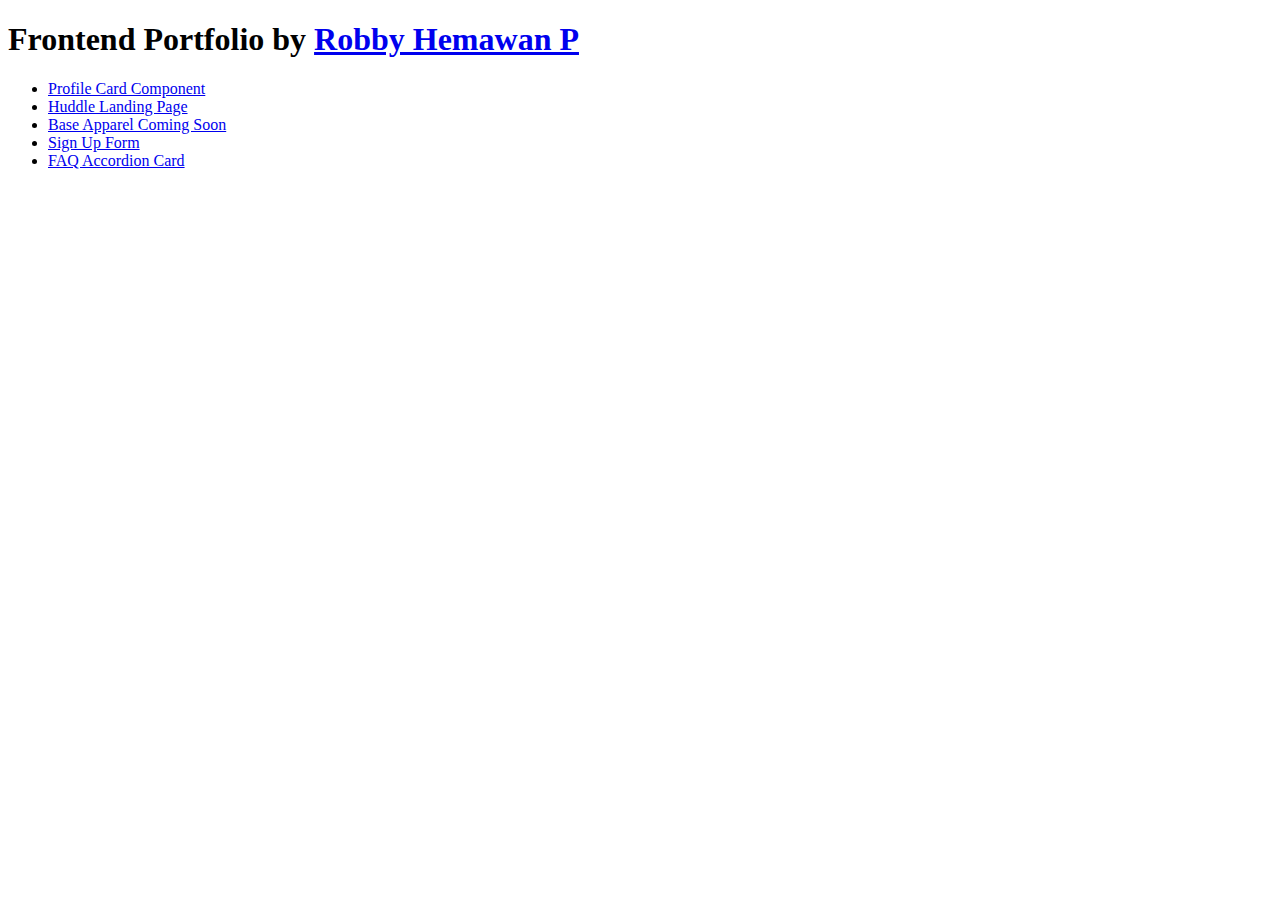
<file: index.html>
<!DOCTYPE html>
<html lang="en">
<head>
    <meta charset="UTF-8">
    <meta name="viewport" content="width=device-width, initial-scale=1.0">
    <title>Portfolio by Robby Hemawan P</title>
</head>
<body>
    <main>
        <h1>Frontend Portfolio by <a href="https://github.com/pramuditorh">Robby Hemawan P</a></h1>
        <ul>
            <li><a href="profile-card-component-main/index.html">Profile Card Component</a></li>
            <li><a href="huddle-landing-page-with-single-introductory-section-master/index.html">Huddle Landing Page</a></li>
            <li><a href="base-apparel-coming-soon-master/index.html">Base Apparel Coming Soon</a></li>
            <li><a href="intro-component-with-signup-form-master/index.html">Sign Up Form</a></li>
            <li><a href="faq-accordion-card-main/index.html">FAQ Accordion Card</a></li>
        </ul>
    </main>
</body>
</html>
</file>
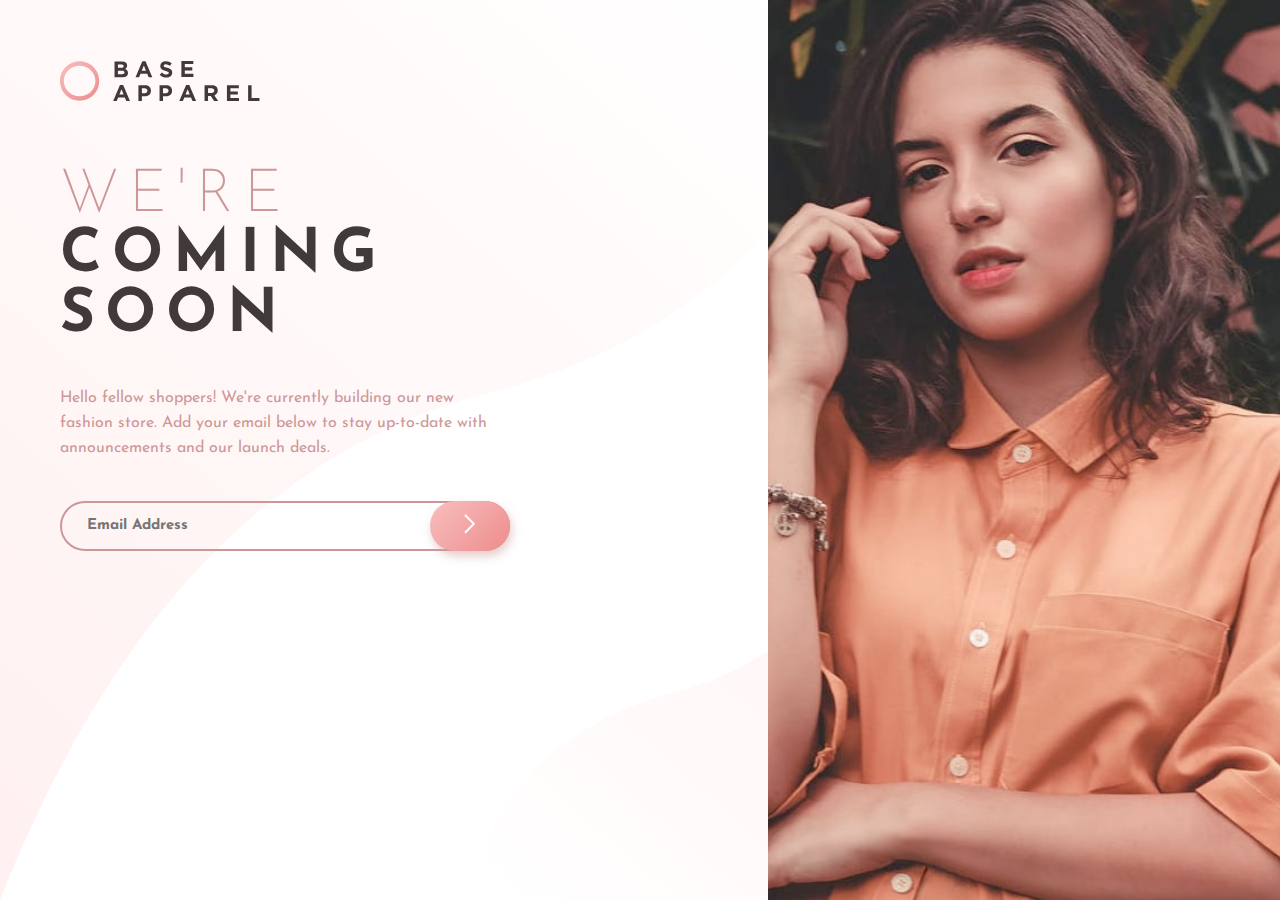
<file: base-apparel-coming-soon-master/index.html>
<!DOCTYPE html>
<html lang="en">
<head>
  <meta charset="UTF-8">
  <meta name="viewport" content="width=device-width, initial-scale=1.0"> <!-- displays site properly based on user's device -->
  <link rel="icon" type="image/png" sizes="32x32" href="./images/favicon-32x32.png">
  <link rel="stylesheet" href="style.css">
  <title>Frontend Mentor | Base Apparel coming soon page</title>
</head>
<body>
  <main class="container">
    <div class="container__left">
      <a href="#"><img class="logo" src="./images/logo.svg" alt="Base Apparel logo."></a>
      <div class="container__mobile">
        <img class="bg-mobile" src="./images/hero-mobile.jpg" alt="Woman in orange dress.">
      </div>
      <div class="container__wrapper">
        <h1><span>We're</span> <br> coming <br> soon</h1>
        <p>Hello fellow shoppers! We're currently building our new fashion store.
          Add your email below to stay up-to-date with announcements and our launch deals.</p>
        <form id="form" class="form">
          <input id="form-input" class="form__input" type="email" placeholder="Email Address">
          <img id="form-img-error" class="form__img-error" src="./images/icon-error.svg" alt="error.">
          <button id="form-btn" class="form__btn"><img src="./images/icon-arrow.svg" alt="arrow."></button>
          <small id="form-validation" class="form__validation">Please provide a valid email.</small>
        </form>
      </div>
    </div>
    <div class="container__right bg-img">
    </div>
  </main>
  <script src="script.js"></script>
</body>
</html>
</file>
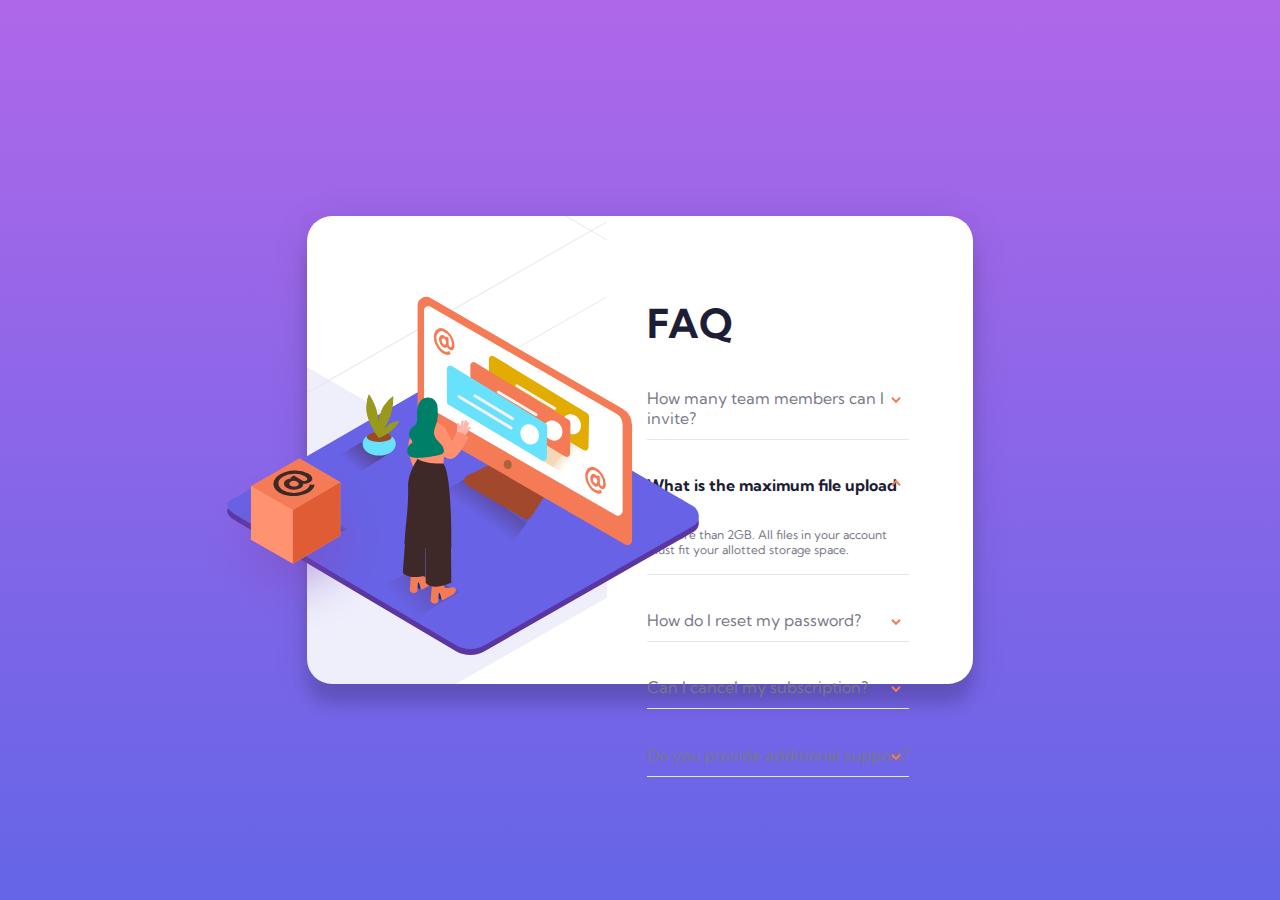
<file: faq-accordion-card-main/index.html>
<!DOCTYPE html>
<html lang="en">
<head>
  <meta charset="UTF-8">
  <meta name="viewport" content="width=device-width, initial-scale=1.0"> <!-- displays site properly based on user's device -->
  <link rel="icon" type="image/png" sizes="32x32" href="./images/favicon-32x32.png">
  <link rel="stylesheet" href="style.css">
  <title>Frontend Mentor | FAQ Accordion Card</title>
</head>
<body>
  <main>
    <div class="box">
      <div class="box__img--mobile">
        <img class="img--illustration-mobile" src="./images/illustration-woman-online-mobile.svg" alt="woman illustration">
      </div>
      <img class="img--box" src="./images/illustration-box-desktop.svg" alt="orange box.">
      <div class="box__img">
        <img class="img--illustration" src="./images/illustration-woman-online-desktop.svg" alt="woman illustration">
      </div>
      <div class="box__faq">
        <h1 class="faq">FAQ</h1>
        <div class="accordion">
          <h2 class="accordion__question">How many team members can I invite?</h2>
          <div class="accordion__answer">
            <p>You can invite up to 2 additional users on the Free plan. There is no limit on 
              team members for the Premium plan.</p>
          </div>
        </div>
        <div class="accordion accordion--open">
          <h2 class="accordion__question">What is the maximum file upload size?</h2>
          <div class="accordion__answer">
            <p>No more than 2GB. All files in your account must fit your allotted storage space.</p>
          </div>
        </div>
        <div class="accordion">
          <h2 class="accordion__question">How do I reset my password?</h2>
          <div class="accordion__answer">
            <p>Click “Forgot password” from the login page or “Change password” from your profile page.
              A reset link will be emailed to you.</p>
          </div>
        </div>
        <div  class="accordion">
          <h2 class="accordion__question">Can I cancel my subscription?</h2>
          <div class="accordion__answer">
            <p>Yes! Send us a message and we’ll process your request no questions asked.</p>
          </div>
        </div>
        <div class="accordion">
          <h2 class="accordion__question">Do you provide additional support?</h2>
          <div class="accordion__answer">
            <p>Chat and email support is available 24/7. Phone lines are open during normal business hours.</p>
          </div>
        </div>
      </div>
    </div>
  </main>
  <script src="script.js"></script>
</body>
</html>
</file>
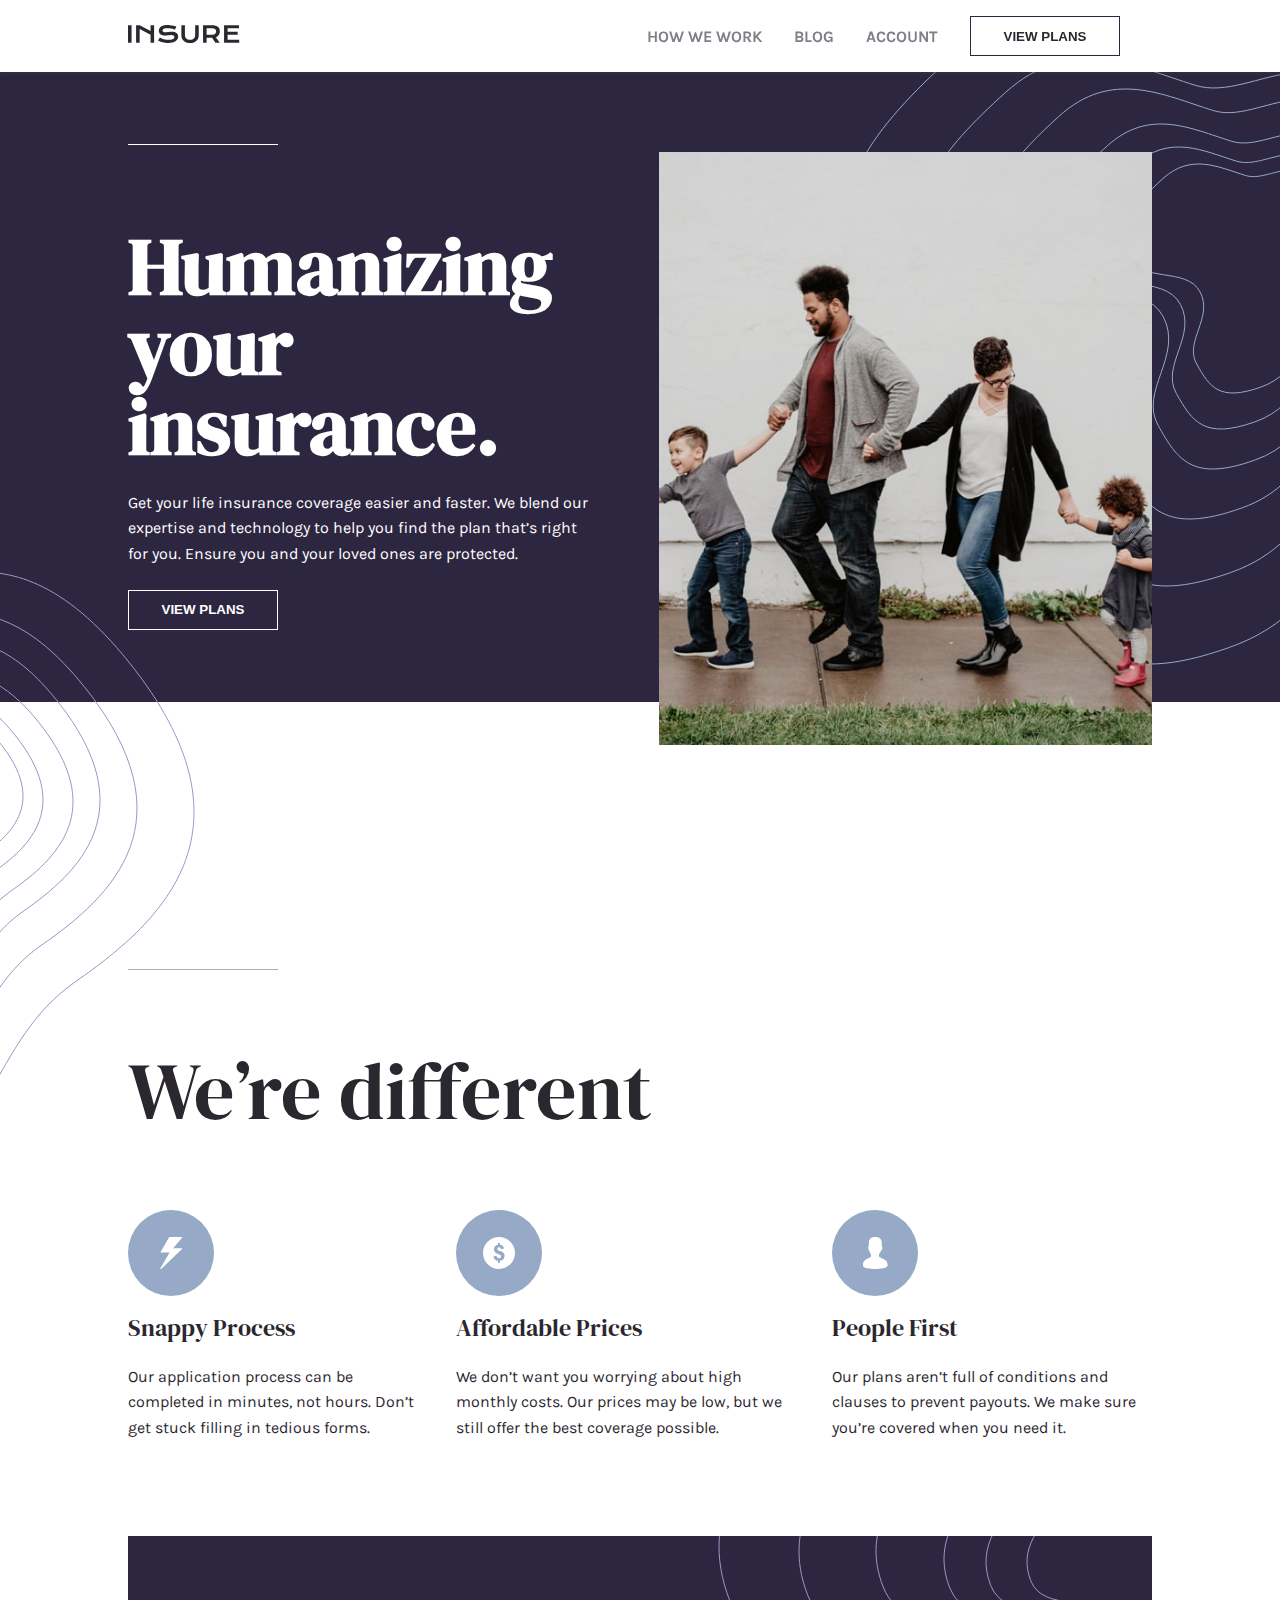
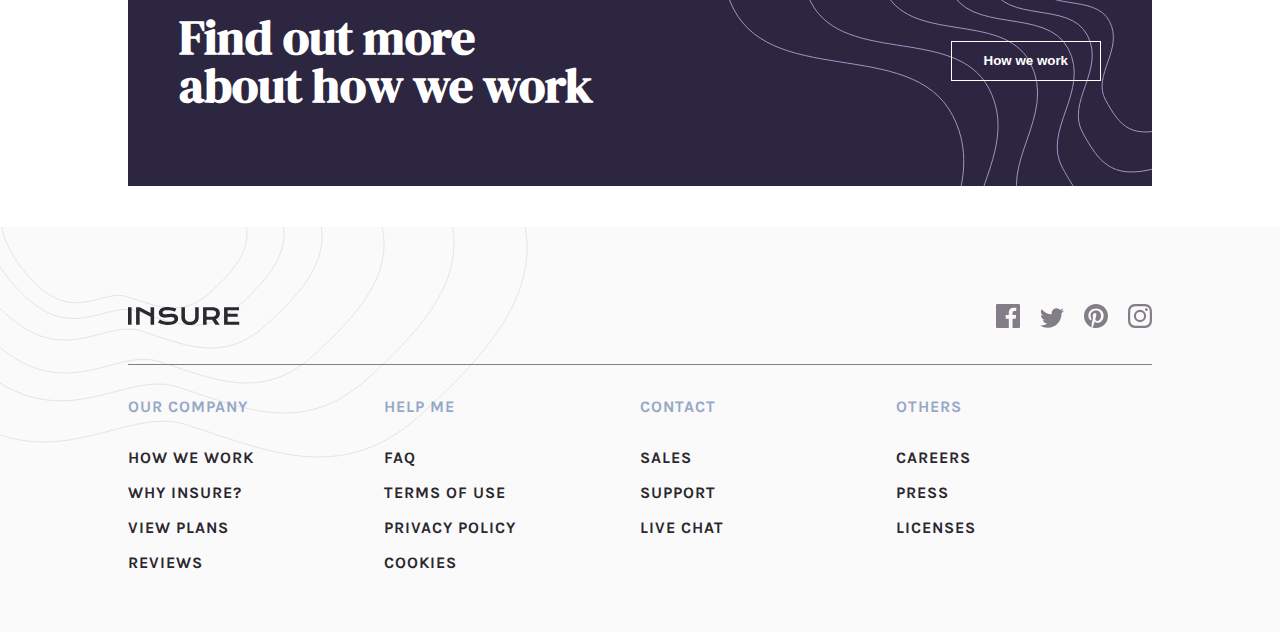
<file: insure-landing-page-master/index.html>
<!DOCTYPE html>
<html lang="en">

<head>
  <meta charset="UTF-8">
  <meta name="viewport" content="width=device-width, initial-scale=1.0">
  <!-- displays site properly based on user's device -->
  <link rel="stylesheet" href="style.css">
  <link rel="preconnect" href="https://fonts.gstatic.com">
  <link href="https://fonts.googleapis.com/css2?family=Karla:wght@400;700&family=DM+Serif+Display&display=swap"
    rel="stylesheet">
  <link rel="icon" type="image/png" sizes="32x32" href="./images/favicon-32x32.png">
  <script src="script.js" defer></script>
  <title>Insure landing page | Frontend Mentor</title>
  <style>

  </style>
</head>

<body>
  <header>
    <div class="head_wrapper">
      <div class="header_left">
        <img class="logo" src="./images/logo.svg" alt="Logo of Insure">
      </div>
      <div class="header_right">
        <ul class="nav1">
          <li>HOW WE WORK</li>
          <li>BLOG</li>
          <li>ACCOUNT</li>
          <li><button class="vpBtn1">VIEW PLANS</button></li>
        </ul>
        <div class="hamburger">
          <img src="./images/icon-hamburger.svg"
            alt="Menu icon that looks like a hamburger. It's 12:55AM and I'm hugry.">
          <nav class="nav2">
            <ul>
              <li>HOW WE WORK</li>
              <li>BLOG</li>
              <li>ACCOUNT</li>
              <li><button class="vpBtn2">VIEW PLANAS</button></li>
            </ul>
          </nav>
        </div>
      </div>
    </div>
  </header>
  <div class="container">
    <main class="container_top">
      <div class="top_text">
        <h1>Humanizing <br>your insurance.</h1>
        <p>Get your life insurance coverage easier and faster. We blend our expertise
          and technology to help you find the plan that’s right for you. Ensure you
          and your loved ones are protected.</p>
        <div><button class="vpBtn2">VIEW PLANS</button></div>
      </div>
      <div class="topImg">
        <img src="./images/image-intro-desktop.jpg" alt="Happy family">
      </div>
    </main>
    <div class="container_mid">
      <div class="mid_wrapper">
        <div class="mid_title">
          <h1>We’re different</h1>
        </div>
        <div class="mid_text">
          <article class="mid_arti">
            <div><img src="./images/icon-snappy-process.svg" alt="Snappy process icon"></div>
            <h3>Snappy Process</h3>
            <p>Our application process can be completed in minutes, not hours. Don’t get
              stuck filling in tedious forms.</p>
          </article>
          <article class="mid_arti">
            <div><img src="./images/icon-affordable-prices.svg" alt="Affordable price icon"></div>
            <h3>Affordable Prices</h3>
            <p>We don’t want you worrying about high monthly costs. Our prices may be low,
              but we still offer the best coverage possible.</p>
          </article>
          <article class="mid_arti extra">
            <div><img src="./images/icon-people-first.svg" alt="People first icon"></div>
            <h3>People First</h3>
            <p>Our plans aren’t full of conditions and clauses to prevent payouts. We make
              sure you’re covered when you need it.</p>
          </article>
        </div>
        <div class="mid_banner">
          <h2>Find out more<br>about how we work</h2>
          <div><button class="vpBtn2">How we work</button></div>
        </div>
      </div>
    </div>

    <footer>
      <div class="footer_wrapper">
        <div class="footer_top">
          <div class="footer_logo logo">
            <img src="./images/logo.svg" alt="Logo of Insure">
          </div>
          <div class="sns">
            <svg class="snsIcon" xmlns="http://www.w3.org/2000/svg" width="24" height="24">
              <path fill="#837D88"
                d="M22.675 0H1.325C.593 0 0 .593 0 1.325v21.351C0 23.407.593 24 1.325 24H12.82v-9.294H9.692v-3.622h3.128V8.413c0-3.1 1.893-4.788 4.659-4.788 1.325 0 2.463.099 2.795.143v3.24l-1.918.001c-1.504 0-1.795.715-1.795 1.763v2.313h3.587l-.467 3.622h-3.12V24h6.116c.73 0 1.323-.593 1.323-1.325V1.325C24 .593 23.407 0 22.675 0z" />
            </svg>
            <svg class="snsIcon" xmlns="http://www.w3.org/2000/svg" width="24" height="20">
              <path fill="#837D88"
                d="M24 2.557a9.83 9.83 0 01-2.828.775A4.932 4.932 0 0023.337.608a9.864 9.864 0 01-3.127 1.195A4.916 4.916 0 0016.616.248c-3.179 0-5.515 2.966-4.797 6.045A13.978 13.978 0 011.671 1.149a4.93 4.93 0 001.523 6.574 4.903 4.903 0 01-2.229-.616c-.054 2.281 1.581 4.415 3.949 4.89a4.935 4.935 0 01-2.224.084 4.928 4.928 0 004.6 3.419A9.9 9.9 0 010 17.54a13.94 13.94 0 007.548 2.212c9.142 0 14.307-7.721 13.995-14.646A10.025 10.025 0 0024 2.557z" />
            </svg>
            <svg class="snsIcon" xmlns="http://www.w3.org/2000/svg" width="24" height="24">
              <path fill="#837D88"
                d="M12 0C5.373 0 0 5.372 0 12c0 5.084 3.163 9.426 7.627 11.174-.105-.949-.2-2.405.042-3.441.218-.937 1.407-5.965 1.407-5.965s-.359-.719-.359-1.782c0-1.668.967-2.914 2.171-2.914 1.023 0 1.518.769 1.518 1.69 0 1.029-.655 2.568-.994 3.995-.283 1.194.599 2.169 1.777 2.169 2.133 0 3.772-2.249 3.772-5.495 0-2.873-2.064-4.882-5.012-4.882-3.414 0-5.418 2.561-5.418 5.207 0 1.031.397 2.138.893 2.738a.36.36 0 01.083.345l-.333 1.36c-.053.22-.174.267-.402.161-1.499-.698-2.436-2.889-2.436-4.649 0-3.785 2.75-7.262 7.929-7.262 4.163 0 7.398 2.967 7.398 6.931 0 4.136-2.607 7.464-6.227 7.464-1.216 0-2.359-.631-2.75-1.378l-.748 2.853c-.271 1.043-1.002 2.35-1.492 3.146C9.57 23.812 10.763 24 12 24c6.627 0 12-5.373 12-12 0-6.628-5.373-12-12-12z" />
            </svg>
            <svg class="snsIcon" xmlns="http://www.w3.org/2000/svg" width="24" height="24">
              <path fill="#837D88"
                d="M12 2.163c3.204 0 3.584.012 4.85.07 3.252.148 4.771 1.691 4.919 4.919.058 1.265.069 1.645.069 4.849 0 3.205-.012 3.584-.069 4.849-.149 3.225-1.664 4.771-4.919 4.919-1.266.058-1.644.07-4.85.07-3.204 0-3.584-.012-4.849-.07-3.26-.149-4.771-1.699-4.919-4.92-.058-1.265-.07-1.644-.07-4.849 0-3.204.013-3.583.07-4.849.149-3.227 1.664-4.771 4.919-4.919 1.266-.057 1.645-.069 4.849-.069zM12 0C8.741 0 8.333.014 7.053.072 2.695.272.273 2.69.073 7.052.014 8.333 0 8.741 0 12c0 3.259.014 3.668.072 4.948.2 4.358 2.618 6.78 6.98 6.98C8.333 23.986 8.741 24 12 24c3.259 0 3.668-.014 4.948-.072 4.354-.2 6.782-2.618 6.979-6.98.059-1.28.073-1.689.073-4.948 0-3.259-.014-3.667-.072-4.947-.196-4.354-2.617-6.78-6.979-6.98C15.668.014 15.259 0 12 0zm0 5.838a6.162 6.162 0 100 12.324 6.162 6.162 0 000-12.324zM12 16a4 4 0 110-8 4 4 0 010 8zm6.406-11.845a1.44 1.44 0 100 2.881 1.44 1.44 0 000-2.881z" />
            </svg>
          </div>
        </div>
        <div class="footer_bottom">
          <div>
            <div class="footer_title">OUR COMPANY</div>
            <ul>
              <li>HOW WE WORK</li>
              <li>WHY INSURE?</li>
              <li>VIEW PLANS</li>
              <li>REVIEWS</li>
            </ul>
          </div>
          <div>
            <div class="footer_title">HELP ME</div>
            <ul>
              <li>FAQ</li>
              <li>TERMS OF USE</li>
              <li>PRIVACY POLICY</li>
              <li>COOKIES</li>
            </ul>
          </div>
          <div>
            <div class="footer_title">CONTACT</div>
            <ul>
              <li>SALES</li>
              <li>SUPPORT</li>
              <li>LIVE CHAT</li>
            </ul>
          </div>
          <div>
            <div class="footer_title">OTHERS</div>
            <ul>
              <li>CAREERS</li>
              <li>PRESS</li>
              <li>LICENSES</li>
            </ul>
          </div>
        </div>

      </div>
    </footer>

  </div>
</body>

</html>
</file>
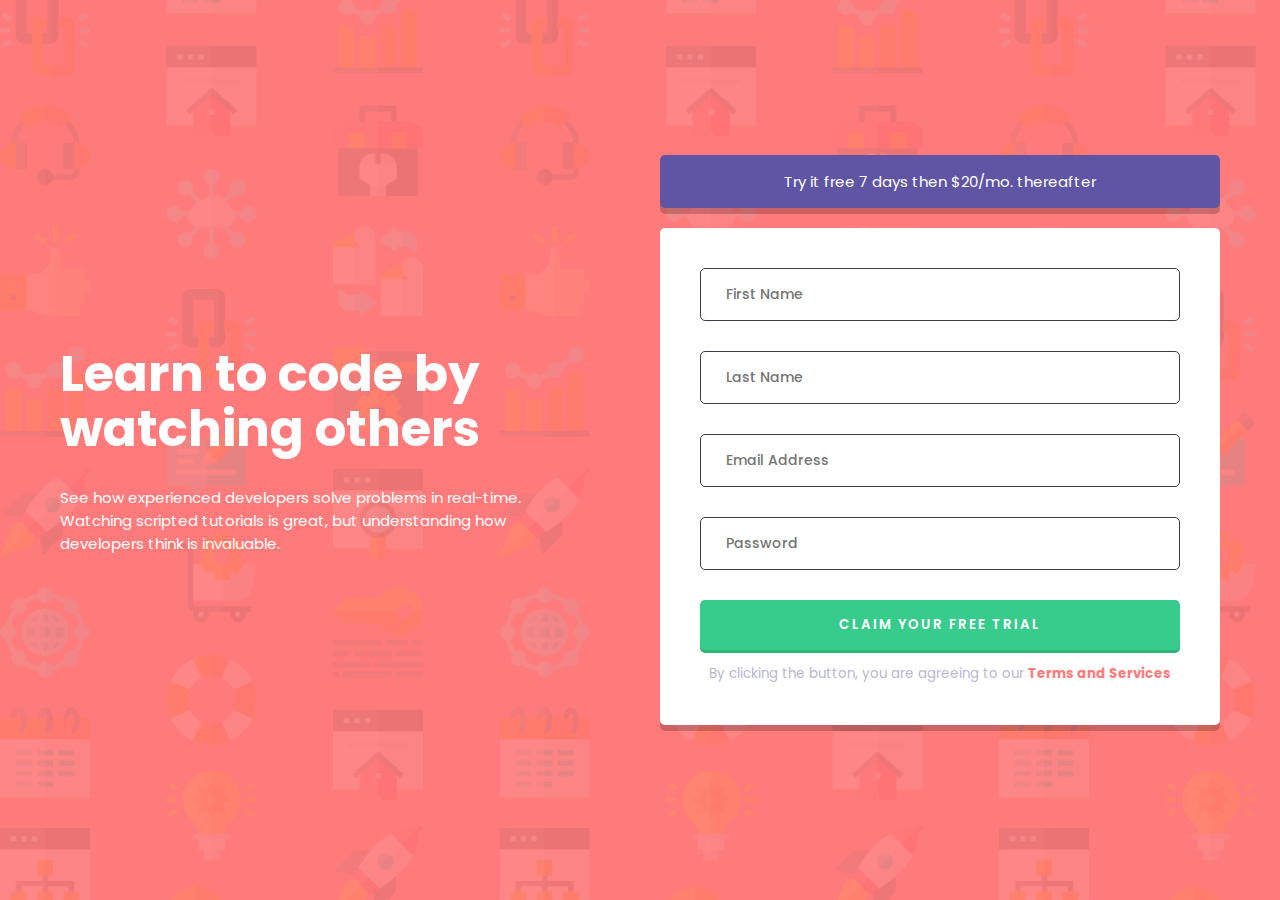
<file: intro-component-with-signup-form-master/index.html>
<!DOCTYPE html>
<html lang="en">
<head>
  <meta charset="UTF-8">
  <meta name="viewport" content="width=device-width, initial-scale=1.0"> <!-- displays site properly based on user's device -->
  <link rel="icon" type="image/png" sizes="32x32" href="./images/favicon-32x32.png">
  <link rel="stylesheet" href="style.css">
  <title>Frontend Mentor | Intro component with sign up form</title>
</head>
<body>
  <main class="main">
    <div class="main__description">
      <h1>Learn to code by <br> watching others</h1>

      <p> 
          See how experienced developers solve problems in real-time.<br>
          Watching scripted tutorials is great, but understanding how <br> 
          developers think is invaluable.
      </p>
    </div>
    <div class="main__form">
      <div class="box box--blue">
        <p class="p-0">Try it free 7 days then $20/mo. thereafter</p>
      </div>
      <form id="form" class="box">
        <div class="form__control">
          <label for="first_name">
            <input id="first_name" class="form__input" type="text" placeholder="First Name">
            <img id="form-image-error" class="form__image-error" src="./images/icon-error.svg" alt="Error icon">
            <small id="form-validation" class="form__validation"></small>
          </label>
        </div>
        <div class="form__control">
          <label for="last_name">
            <input id="last_name" class="form__input" type="text" placeholder="Last Name">
            <img id="form-image-error" class="form__image-error" src="./images/icon-error.svg" alt="Error icon">
            <small id="form-validation" class="form__validation"></small>
          </label>
        </div>
        <div class="form__control">
          <label for="email">
            <input id="email" class="form__input" type="email" placeholder="Email Address">
            <img id="form-image-error" class="form__image-error" src="./images/icon-error.svg" alt="Error icon">
            <small id="form-validation" class="form__validation"></small>
          </label>
        </div>
        <div class="form__control">
          <label for="password">
            <input id="password" class="form__input" type="password" placeholder="Password">
            <img id="form-image-error" class="form__image-error" src="./images/icon-error.svg" alt="Error icon">
            <small id="form-validation" class="form__validation"></small>
          </label>
        </div>
        <button class="form__button form__control">Claim your free trial</button>
        <small class="form__tas">By clicking the button, you are agreeing to our <a class="form_tas--anchor" href="#">Terms and Services</a></small>
      </form>
    </div>
  </main>
  <script src="script.js"></script>
</body>
</html>
</file>
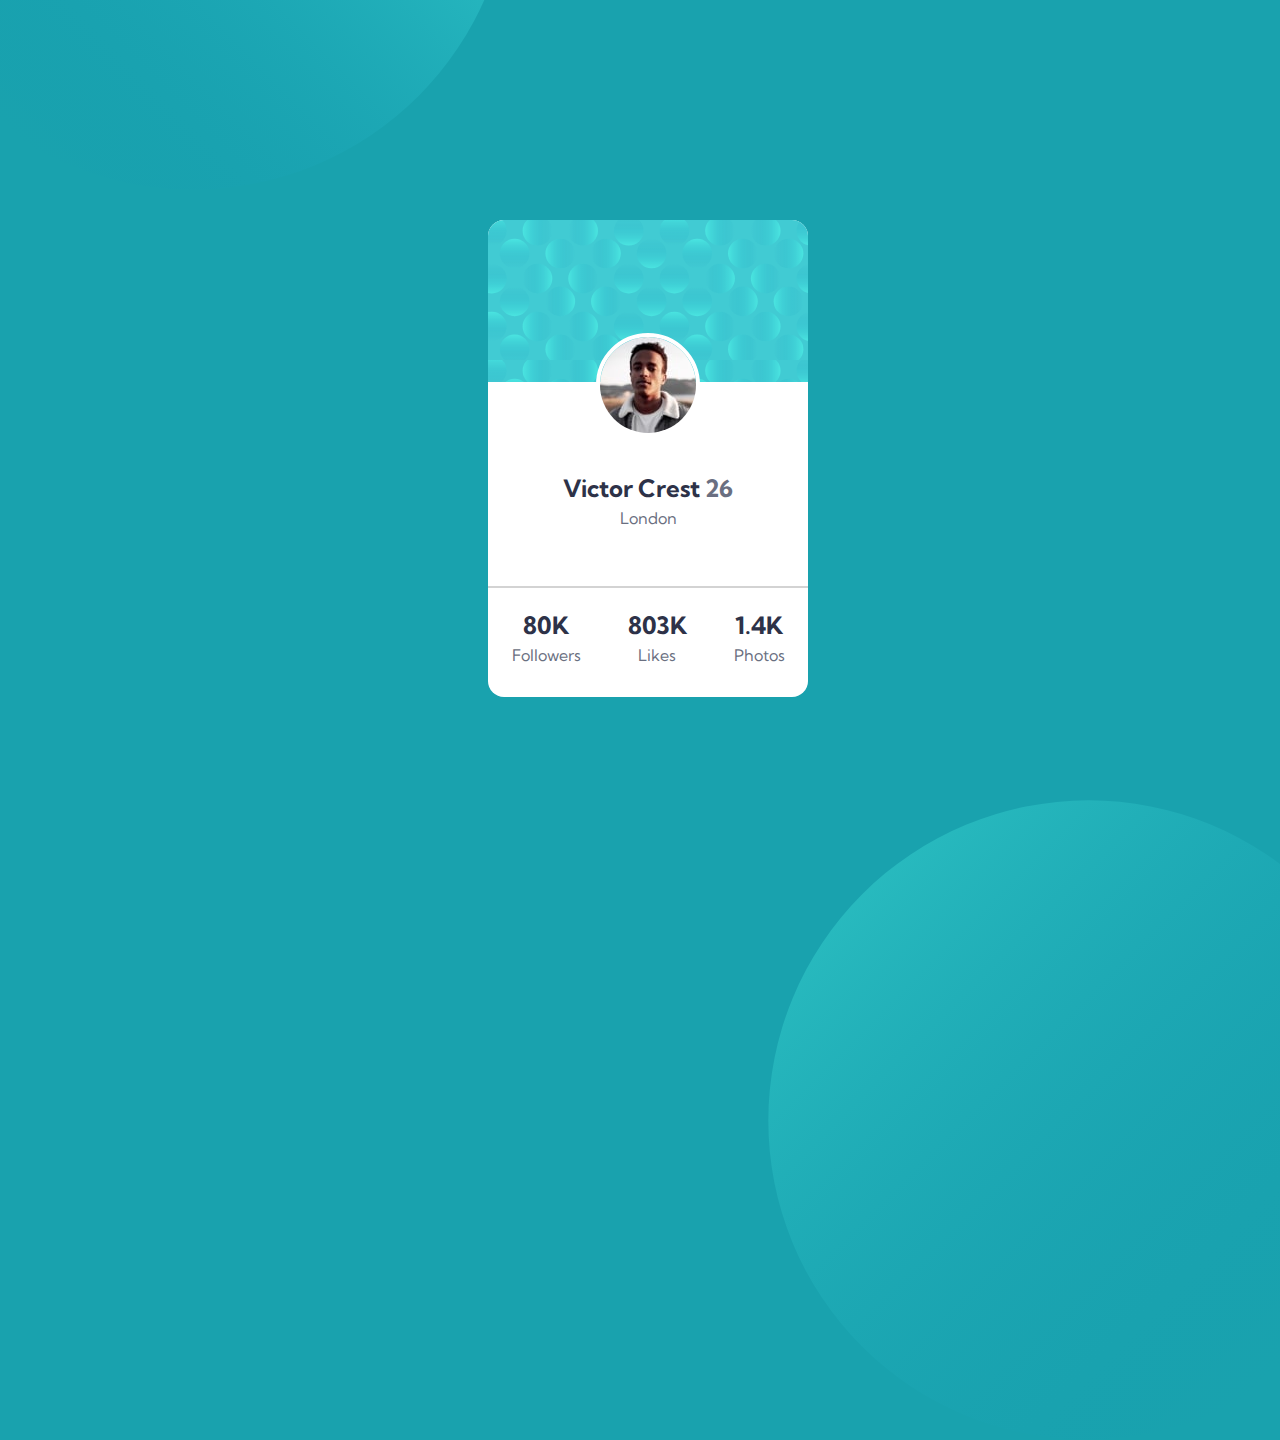
<file: profile-card-component-main/index.html>
<!DOCTYPE html>
<html lang="en">
<head>
  <meta charset="UTF-8">
  <meta name="viewport" content="width=device-width, initial-scale=1.0"> 
  <link rel="icon" type="image/png" sizes="32x32" href="./images/favicon-32x32.png">
  <link rel="stylesheet" href="style.css">
  <title>Frontend Mentor | Profile card component</title>
</head>
<body>
  <main>
    <div class="card">
      <div class="card__header">
      </div>
      <div class="card__avatar">
        <img class="card__avatar--round" src="./images/image-victor.jpg" alt="Victor Crest's profile photo.">
      </div>
      <div class="card__profile">
        <h2 class="main__text">Victor Crest <span class="secondary__text">26</span></h2>
        <p class="secondary__text">London</p>
      </div>
      <div class="card__statistic">
        <div class="card__statistic--detail">
          <h2 class="main__text">80K</h2>
          <p class="secondary__text">Followers</p>
        </div>
        <div class="card__statistic--detail">
          <h2 class="main__text">803K</h2>
          <p class="secondary__text">Likes</p>
        </div>
        <div class="card__statistic--detail">
          <h2 class="main__text">1.4K</h2>
          <p class="secondary__text">Photos</p>
        </div>
      </div>
    </div>
  <img class="background__top" src="./images/bg-pattern-top.svg" alt="">
  <img class="background__bottom" src="./images/bg-pattern-bottom.svg" alt="">
  </main>
</body>
</html>
</file>
<file: base-apparel-coming-soon-master/style.css>
@import url('https://fonts.googleapis.com/css2?family=Josefin+Sans:wght@300;400;600&display=swap');

:root {
    --desaturated-red: hsl(0, 36%, 70%);
    --soft-red: hsl(0, 93%, 68%);
    --dark-grayish-red: hsl(0, 6%, 24%);
}

* {
    box-sizing: border-box;
    margin: 0;
    padding: 0;
}

body {
    font-family: 'Josefin Sans', sans-serif;
    margin: 0;
}

.container {
    display: flex;
    width: 100%;
    min-height: 100vh;
}

.logo {
    margin: 60px 0;
    width: 200px;
}

.bg-mobile {
    display: none;
}

.container__left {
    background: url(./images/bg-pattern-desktop.svg);
    background-size: cover;
    width: 60%;
    padding: 0 60px;
}

.container__wrapper {
    max-width: 450px;
}

.container__right {
    width: 40%;
}

.bg-img {
    background-image: url(./images/hero-desktop.jpg);
    background-position: center center;
    background-size: cover;
}

h1 {
    text-transform: uppercase;
    font-size: 60px;
    color: hsl(0, 6%, 24%);
    letter-spacing: 10px;
    line-height: 1;
    margin-bottom: 0;
}

h1 span {
    color: var(--desaturated-red);
    font-weight: 200;
}

p {
    color: var(--desaturated-red);
    line-height: 25px;
    margin: 40px 0;
}

.form {
    position: relative;
}

.form__input {
    background-color: transparent;
    padding: 10px 25px;
    border: 2px solid var(--desaturated-red);
    border-radius: 50px;
    font-size: 15px;
    width: 100%;
    height: 50px;
    font-family: 'Josefin Sans', sans-serif;
    font-weight: 800;
}

.form__input:focus {
    box-shadow: 0 0 10px hsla(0, 36%, 70%, 0.5);
    border-width: 2px;
}

.form__input--error {
    border: 2px solid var(--soft-red);
}

.form__btn {
    background-image: linear-gradient(135deg, hsl(0, 80%, 86%), hsl(0, 74%, 74%));
    border: none;
    border-radius: 50px;
    width: 80px;
    height: 50px;
    padding: 10px;
    position: absolute;
    top: 0;
    right: 0;
    box-shadow: 2px 5px 10px hsla(0, 36%, 70%, 0.5);
    transition: opacity 0.2s ease;
    cursor: pointer;
}

.form__btn:hover {
    opacity: 0.8;
}

.form__img-error {
    display: none;
    position: absolute;
    top: 13px;
    right: 110px;
}

.form__img-error--active  {
    display: block;
}


.form__validation {
    display: none;
    margin-top: 10px;
    margin-left: 30px;
    color: var(--soft-red);
    font-weight: 800;
}

.form__validation--active {
    display: block;
}

@media screen and (max-width: 700px) {
    .logo {
        margin: 30px 0;
        width: 100px;
    }
    
    .bg-mobile {
        display: block;
        background-size: cover;
        width: 100%;
    }

    .container__left {
        width: 100%;
        padding-bottom: 60px;
    }

    .container__mobile {
        width: calc(100% + 120px);
        margin: 0 -60px;
    }

    .container__wrapper {
        margin-top: 40px;
    }

    .container__right {
        display: none;
    }

    h1 {
        font-size: 45px;
    }

    h1, p {
        text-align: center;
    }
}
</file>
<file: faq-accordion-card-main/style.css>
@import url('https://fonts.googleapis.com/css2?family=Kumbh+Sans:wght@400;700&display=swap');

:root {
    --very-dark-desaturated-blue: hsl(238, 29%, 16%);
    --soft-red: hsl(14, 88%, 65%);
    --soft-violet: hsl(273, 75%, 66%);
    --soft-blue: hsl(240, 73%, 65%);
    --very-dark-grayish-blue: hsl(237, 12%, 33%);
    --dark-grayish-blue: hsl(240, 6%, 50%);
    --light-grayish-blue: hsl(240, 5%, 91%);
}

* {
    box-sizing: border-box;
    margin: 0;
    padding: 0;
}

body {
    font-family: 'Kumbh Sans', sans-serif;
    font-size: 12px;
    color: var(--dark-grayish-blue);
    background: linear-gradient(180deg, var(--soft-violet) 0%, var(--soft-blue)100%);
}

main {
    display: flex;
    align-items: center;
    min-height: 100vh;
}

.box {
    display: flex;
    flex-direction: row;
    justify-content: space-between;
    align-items: center;
    width: 52%;
    height: 52vh;
    margin: 0 auto;
    position: relative;
    border-radius: 25px;
    background: #FFF;
    box-shadow: 0 5px 38px rgba(0,0,0,0.10), 0 20px 15px rgba(0,0,0,0.15);
}

.box__img {
    width: 45%;
    height: 100%;
    background: url(./images/bg-pattern-desktop.svg);
    position: relative;
    background-position-y: -20rem;
    background-position-x: -40rem;
    background-repeat: no-repeat;
}

.box__img--mobile {
    display: none;
}

.img--box {
    display: flex;
    position: absolute;
    top: 15rem;
    left: -6.7rem;
    z-index: 2;
}

.img--illustration {
    display: block;
    position: absolute;
    top: 5rem;
    left: -5rem;
    z-index: 1;
}

.box__faq {
    width: 55%;
    height: 85%;
    padding: 1rem 1rem 1rem 1rem;
}

.faq {
    font-size: 40px;
    padding: 2rem 2rem 1.3rem 1.5rem;
    color: var(--very-dark-desaturated-blue);
}

.accordion{
    position: relative;
    margin: 0.5rem 3rem 1.5rem 1.5rem;
}

.accordion__question {
    font-size: 1rem;
    color: var(--dark-grayish-blue);
    font-weight: 400;
    padding: 0.7rem 0;
    cursor: pointer;
}

.accordion__question:hover {
    color: var(--soft-red);
}

.accordion__question::before {
    content: url(./images/icon-arrow-down.svg);
    position: absolute;
    right: 0.5rem;
}

.accordion.accordion--open .accordion__question{
    color: var(--very-dark-desaturated-blue);
    font-weight: 700;
}

.accordion.accordion--open .accordion__question::before {
    content: url(./images/icon-arrow-down.svg);
    position: absolute;
    right: 0.5rem;
    transform: rotate(180deg);
}

.accordion__answer {
    position: relative;
    overflow: hidden;
    height: 0;
    transition: 0.5s;
    padding: 0;
    margin: 0;
    border-bottom: 1px solid var(--light-grayish-blue);
}

.accordion.accordion--open .accordion__answer {
    height: 3rem;
}

@media screen and (max-width: 800px) {
    .box {
        display: flex;
        flex-direction: column;
        justify-content: center;
        align-items: center;
        min-width: 85%;
        height: 70vh;
    }

    .box__img--mobile {
        display: block;
        position: relative;
        top: 0;
        background-color: url(images/bg-pattern-mobile.svg);
    }

    .img--illustration-mobile {
        display: block;
        position: relative;
        top: -3.5rem;
        left: -1rem;
    }
    

    .img--box {
        display: none;
    }

    .box__img {
        display: none;
    }
    
    .box__faq {
        position: relative;
        top: -3.5rem;
        width: 100%;
    }

    .faq {
        text-align: center;
    }

    .accordion {
        margin: 0.5rem 1rem 2rem 1rem;
    }
}
</file>
<file: insure-landing-page-master/style.css>
:root {
    /*---Primary colors---*/
    --color-dark-violet: hsl(256, 26%, 20%);
    --color-grayish-blue: hsl(216, 30%, 68%);
  
    /*---Neutral colors---*/
    --color-very-dark-violet: hsl(270, 9%, 17%);
    --color-dark-grayish-violet: hsl(273, 4%, 51%);
    --color-very-light-gray: hsl(0, 0%, 98%);
  
    /*---Font---*/
    --font-size: 16px;
  
    /*---Heading---*/
    --font-family-heading: "DM Serif Display", serif;
  
    /*---Body---*/
    --font-family-body: "Karla", sans-serif;
    --font-weight-body: 400;
    --font-weight-bold-body: 700;
  }
  
  * {
    padding: 0;
    margin: 0;
    list-style: none;
  }
  
  h1,
  h2,
  h3,
  h4,
  h5,
  h6 {
    font-family: var(--font-family-heading);
    line-height: 1;
  }
  
  h1 {
    font-size: 5em;
    padding-top: 1em;
  }
  
  h2 {
    font-size: 3em;
  }
  
  h3 {
    font-size: 1.5em;
    font-weight: 400;
  }
  
  p {
    color: var(--color-very-dark-violet);
    line-height: 1.6;
  }
  
  img {
    max-width: 100%;
    height: auto;
    object-fit: cover;
  }
  
  button {
    cursor: pointer;
  }
  
  .logo:hover {
    cursor: pointer;
  }
  
  body {
    width: 100vw;
    height: 100%;
    display: flex;
    flex-direction: column;
    justify-content: flex-start;
    align-items: center;
    grid-template-rows: auto auto;
    font-family: var(--font-family-body);
    color: var(--color-very-dark-violet);
  }
  
  .vpBtn1 {
    width: 150px;
    height: 40px;
    border-radius: 0;
    background-color: transparent;
    color: var(--color-very-dark-violet);
    border: 1px solid var(--color-dark-violet);
    font-weight: var(--font-weight-bold-body);
    transition: background-color 0.5s ease-in-out;
  }
  
  .vpBtn1:hover {
    background-color: var(--color-very-dark-violet);
    color: #fff;
  }
  
  .vpBtn2 {
    width: 150px;
    height: 40px;
    border-radius: 0;
    background-color: transparent;
    color: #fff;
    border: 1px solid #fff;
    font-weight: var(--font-weight-bold-body);
    transition: background-color 0.5s ease-in-out;
  }
  
  .vpBtn2:hover {
    background-color: #fff;
    color: var(--color-very-dark-violet);
  }
  
  header {
    width: 100vw;
    grid-row: 1/2;
    display: flex;
    justify-content: center;
    align-items: center;
    position: sticky;
    top: 0;
    background-color: #fff;
    z-index: 100;
    box-shadow: 0px 1px 5px rgba(66, 66, 66, 0.5);
  }
  
  .head_wrapper {
    width: 80%;
    display: flex;
    justify-content: space-between;
    align-items: center;
    padding-top: 1em;
    padding-bottom: 1em;
  }
  
  .nav1 {
    display: flex;
    justify-content: space-between;
    align-items: center;
  }
  
  .nav1 li {
    margin-right: 2em;
    color: var(--color-dark-grayish-violet);
    font-weight: var(--font-weight-bold-body);
  }
  
  .nav1 li:hover {
    cursor: pointer;
    text-decoration: underline;
  }
  
  .hamburger {
    display: none;
  }
  
  .container {
    width: 100vw;
    grid-row: 2/3;
    display: flex;
    flex-direction: column;
    align-items: center;
    justify-content: flex-start;
  }
  
  .container_top {
    width: 100%;
    height: 70vh;
    background: url(./images/bg-pattern-intro-right-desktop.svg),
      var(--color-dark-violet);
    background-repeat: no-repeat;
    background-position: top right;
  
    display: flex;
  
    margin-bottom: 25vh;
  }
  
  .container_top:before {
    content: url(./images/bg-pattern-intro-left-desktop.svg);
    width: 40%;
    height: auto;
    object-fit: cover;
    position: absolute;
    left: 0;
    bottom: -20%;
    z-index: 90;
  }
  
  .top_text {
    width: 40vw;
    padding-left: 10vw;
    padding-right: 5vw;
    color: #fff;
    display: flex;
    flex-direction: column;
    justify-content: center;
    align-items: flex-start;
    opacity: 0;
    transition: opacity 1s ease-in-out;
  }
  
  .top_text:before {
    content: "";
    width: 150px;
    height: 1px;
    border-top: 1px solid #fff;
  }
  
  .top_text h1,
  .top_text p {
    margin-bottom: 5%;
    color: #fff;
  }
  
  .topImg {
    position: relative;
    padding-right: 10%;
    bottom: -5em;
    right: 0px;
  }
  
  .topImg img {
    opacity: 0;
    transition: opacity 1s ease-in-out;
  }
  
  .container_mid {
    width: 100vw;
    height: 100vh;
    display: flex;
    justify-content: center;
    align-items: center;
  }
  
  .mid_wrapper {
    width: 80%;
  }
  
  .mid_title h1 {
    font-weight: 400;
  }
  
  .mid_title:before {
    display: block;
    content: "";
    width: 150px;
    height: 1px;
    border-top: 1px solid rgb(190, 161, 190);
  }
  
  .mid_text {
    height: 45vh;
    display: flex;
    justify-content: space-between;
    align-items: center;
  }
  
  .mid_arti div,
  .mid_arti h3,
  .mid_arti p {
    margin-bottom: 1em;
  }
  
  .mid_arti div:hover,
  .mid_arti h3:hover,
  .mid_arti p:hover {
    cursor: pointer;
  }
  
  .mid_arti {
    margin-right: 2em;
  }
  
  .extra {
    margin-right: 0;
  }
  
  .mid_banner {
    height: 250px;
    padding-left: 5%;
    padding-right: 5%;
    color: #fff;
    display: flex;
    justify-content: space-between;
    align-items: center;
    background: url(./images/bg-pattern-how-we-work-desktop.svg),
      var(--color-dark-violet);
    background-repeat: no-repeat;
    background-position: top right;
  }
  
  .mid_banner h2:hover {
    cursor: pointer;
  }
  
  footer {
    width: 100vw;
    height: 45vh;
    background: url(./images/bg-pattern-footer-desktop.svg)
      var(--color-very-light-gray);
    background-repeat: no-repeat;
    background-position: top left;
    display: flex;
    justify-content: center;
    align-items: center;
  }
  
  .footer_wrapper {
    width: 80%;
  }
  
  .footer_top {
    display: flex;
    justify-content: space-between;
    align-items: center;
    padding-top: 2em;
    padding-bottom: 2em;
    border-bottom: 1px solid var(--color-dark-grayish-violet);
  }
  
  .footer_logo {
    width: 40%;
  }
  
  .sns {
    width: 40%;
    text-align: right;
  }
  
  .snsIcon {
    margin-left: 1em;
  }
  
  .snsIcon:hover {
    cursor: pointer;
  }
  
  .footer_bottom {
    display: grid;
    grid-template-columns: 1fr 1fr 1fr 1fr;
    font-weight: 700;
    letter-spacing: 1px;
  }
  
  .footer_title {
    color: var(--color-grayish-blue);
    margin-top: 2em;
    margin-bottom: 2em;
  }
  
  .footer_title:hover {
    cursor: pointer;
  }
  
  .footer_bottom li {
    margin-bottom: 1em;
  }
  
  .footer_bottom li:hover {
    cursor: pointer;
    text-decoration: underline;
  }
  
  .attribution {
    width: 100%;
    position: fixed;
    bottom: 0;
    font-size: 11px;
    text-align: center;
  }
  .attribution a {
    color: hsl(228, 45%, 44%);
  }
  
  @media screen and (max-width: 1110px) {
    h1 {
      font-size: 3.5em;
      padding-top: 2em;
    }
    .container_top {
    }
    .topImg {
      min-width: 376px;
    }
  }
  
  @media screen and (max-width: 850px) {
    h1 {
      padding-top: 0;
      font-size: 3em;
      font-weight: 400;
    }
    h2 {
      font-size: 2em;
      font-weight: 400;
    }
    .head_wrapper {
      width: 80%;
    }
  
    .nav1 li {
      margin-right: 1em;
    }
    .container_top {
      display: flex;
      flex-direction: column-reverse;
      justify-content: flex-end;
      align-items: center;
      height: auto;
      margin: 0;
      background: url(./images/bg-pattern-intro-left-mobile.svg),
        var(--color-dark-violet);
      background-repeat: no-repeat;
      background-position: bottom 50% left;
    }
    .container_top:before {
      display: none;
    }
  
    .topImg {
      grid-row: 1/2;
      max-width: 400px;
      min-width: 200px;
      padding: 0;
      position: relative;
      bottom: 0;
      right: 0px;
    }
    .top_text {
      width: 90%;
      max-width: 521px;
      padding: 5em 0 5em 0;
      grid-row: 2/3;
      height: 50vh;
      justify-content: center;
      align-items: center;
    }
    .top_text:before {
      display: none;
    }
  
    .top_text:after {
      content: url(./images/bg-pattern-intro-right-mobile.svg);
      position: absolute;
      right: 0%;
      bottom: -50%;
    }
  
    .top_text h1,
    .top_text p {
      text-align: center;
    }
    .container_mid {
      height: auto;
    }
  
    .mid_wrapper {
      height: 100%;
      display: flex;
      flex-direction: column;
      justify-content: space-around;
      align-items: center;
      padding-bottom: 10em;
    }
  
    .mid_title {
      margin-top: 5em;
      display: flex;
      flex-direction: column;
      align-items: center;
    }
  
    .mid_title h1 {
      padding-top: 1em;
      padding-bottom: 1em;
      text-align: center;
    }
  
    .mid_text {
      width: 100%;
      max-width: 356px;
      height: auto;
      flex-wrap: wrap;
    }
    .mid_arti {
      display: flex;
      flex-direction: column;
      align-items: center;
      justify-content: flex-start;
      margin: 0 0 2em 0;
    }
    .mid_banner {
      width: 80%;
      height: 375px;
      flex-direction: column;
      justify-content: center;
      align-items: center;
      background: url(./images/bg-pattern-how-we-work-mobile.svg),
        var(--color-dark-violet);
      background-repeat: no-repeat;
      background-position: top right;
    }
  
    .mid_banner h2 {
      margin-bottom: 1em;
      text-align: center;
    }
    footer {
      height: auto;
    }
    .footer_wrapper {
      padding-top: 5em;
      padding-bottom: 10em;
    }
    .footer_top {
      padding-top: 2em;
      flex-direction: column;
    }
    .footer_logo {
      width: 100%;
      text-align: center;
      margin-bottom: 2em;
    }
    .sns {
      width: 100%;
      text-align: center;
    }
  
    .footer_bottom {
      display: flex;
      flex-wrap: wrap;
      flex-direction: column;
      align-items: center;
    }
    .footer_bottom div {
      width: 100%;
    }
    .footer_title {
      text-align: center;
    }
    .footer_bottom li {
      text-align: center;
    }
  }
  
  @media screen and (max-width: 710px) {
    .nav1 {
      display: none;
    }
  
    .hamburger {
      display: block;
    }
    .hamburger:hover {
      cursor: pointer;
    }
  
    .nav2 {
      width: 100vw;
      height: 100vh;
      background: url(./images/bg-pattern-mobile-nav.svg),
        var(--color-very-dark-violet);
      background-repeat: no-repeat;
      background-position: bottom right;
      background-size: contain;
      z-index: 50;
      position: fixed;
      top: 68px;
      left: 0;
      display: none;
      color: #fff;
    }
    .nav2 ul {
      display: flex;
      flex-direction: column;
      justify-content: center;
      padding: 2em;
    }
  
    .nav2 li {
      display: flex;
      justify-content: center;
      align-items: center;
      height: 40px;
      padding-bottom: 1em;
    }
  
    .nav2 li:hover {
      cursor: pointer;
      font-weight: 700;
    }
  
    .nav2Show {
      display: block;
    }
  }
</file>
<file: intro-component-with-signup-form-master/style.css>
@import url('https://fonts.googleapis.com/css2?family=Poppins:wght@400;500;600;700&display=swap');

:root {
    --red: hsl(0, 100%, 74%);
    --green: hsl(154, 59%, 51%);
    --blue: hsl(248, 32%, 49%);
    --dark-blue: hsl(249, 10%, 26%); 
    --grayish-blue: hsl(246, 25%, 77%);
}

* {
    box-sizing: border-box;
    margin: 0;
    padding: 0;
}

body {
    background-image: url(./images/bg-intro-desktop.png);
    background-size: cover;
    background-color: var(--red);
    font-family: 'Poppins', sans-serif;
    color: #FFF;
}

.main {
    display: flex;
    flex-wrap: wrap;
    max-width: 1200px;
    min-height: 100vh;
    justify-content: center;
    align-items: center;
    margin: 0 auto;
}

.main__description {
    flex: 1;
    padding: 0 20px;
    margin: 0 auto;
}

.main__form {
    flex: 1;
    padding: 0 20px;
}

h1 {
    font-size: 50px;
    line-height: 55px;
    margin-bottom: 0;
}

p {
    margin-top: 30px;
    font-size: 15px;
}

.box {
    background-color: #FFF;
    border-radius: 5px;
    box-shadow: 0 6px rgba(0, 0, 0, 0.2);
    padding: 40px 40px;
	margin-bottom: 20px;
	text-align: center;
}

.p-0 {
    margin: 0;
}

.box--blue {
    background-color: var(--blue);
    padding: 15px 20px;
}


.form__control {
	position: relative;
	margin-bottom: 30px;
}

.form__input {
    display: block;
    width: 100%;
    border-radius: 5px;
    border: 1.5px solid var(--dark-blue);
    font-family: 'Poppins', sans-serif;
	font-size: 14px;
	font-weight: 500;
    padding: 15px 25px;
    margin-bottom: 30px;
}

.form__input:focus {
    border: 2px solid hsl(248, 32%, 49%);
	outline: none;
}

.form__input--error {
    border: 2px solid var(--red);
    color: var(--red)
}

.form__image-error {
    display: none;
    position: absolute;
    top: 50%;
    right: 30px;
    transform: translateY(-50%);
}

.form__image-error--active {
    display: block;
}

.form__validation {
    position: absolute;
    color: var(--red);
    text-align: right;
    bottom: -24px;
    right: 10px;
    opacity: 0;
    margin-bottom: 3px;
}

.form__validation--active {
    opacity: 1;
    font-style: italic;
}

.form__button {
    display: block;
    width: 100%;
    border-radius: 5px;
    border-style: none;
    background-color: var(--green);
    padding: 15px 25px;
    box-shadow: 0 3px hsl(154, 59%, 45%);
    color: #FFF;
    text-transform: uppercase;
    font-family: 'Poppins', sans-serif;
    font-weight: 600;
    letter-spacing: 2px;
    margin-bottom: 10px;
    cursor: pointer;
}

.form__tas {
    color: var(--grayish-blue);
    font-family: 'Poppins', sans-serif;
    font-weight: 400;
}

.form_tas--anchor {
    color: var(--red);
    font-weight: 700;
    text-decoration: none;
}

@media screen and (max-width: 700px) {
    .main__description {
        margin: 30px;
    }

    .main__form {
        margin: 30px 0;
    }
    
    h1, p {
        text-align: center;
    }

    h1 {
        font-size: 40px;
    }
}
</file>
<file: profile-card-component-main/style.css>
@import url('https://fonts.googleapis.com/css2?family=Kumbh+Sans:wght@400;700&display=swap');

:root {
    --dark-cyan: hsl(185, 75%, 39%);
    --very-dark-desaturated-blue: hsl(229, 23%, 23%);
    --dark-grayish-blue: hsl(227, 10%, 46%);
    --dark-gray: hsl(0, 0%, 59%);
}

html {
    overflow: hidden;
}

body {
    box-sizing: border-box;
    font-family: 'Kumbh Sans', sans-serif;
    background-color: var(--dark-cyan);
}

main {
    display: grid;
    width: 100vw;
    height: 100vh;
    place-content: center;
}

.background__top {
    position: absolute;
    width: 50vw;
    top: -50%;
    left: -10%;
    background-repeat: no-repeat;
}

.background__bottom {
    position: absolute;
    width: 50vw;
    bottom: -60%;
    right: -10%;
    background-repeat: no-repeat;
}

.card {
    display: grid;
    background-color: #FFF;
    width: 25vw;
    height: 53vh;
    border-radius: 1rem;
}

.card__header {
    background-image: url(./images/bg-pattern-card.svg);
    height: 18vh;
    border-radius: 1rem 1rem 0 0;
}

.card__avatar {
    position: relative;
    top: -52px;
}

.card__avatar--round {
    display: flex;
    margin: 0 auto;
    border-radius: 50%;
    border: 4px solid #FFF;
}

.main__text {
    color: var(--very-dark-desaturated-blue);
    margin: 20px 0 0 0;
}

.secondary__text {
    color: var(--dark-grayish-blue);
    margin: 5px 0 20px 0;
}

.card__profile {
    position: relative;
    top: -40px;
    text-align: center;
}

.card__statistic {
    position: relative;
    top: -10px;
    display: flex;
    margin-top: 0.25rem;
    justify-content: space-around;
    align-items: center;
    border-top: 2px solid lightgrey;
}

.card__statistic--detail {
    text-align: center;
}
</file>
